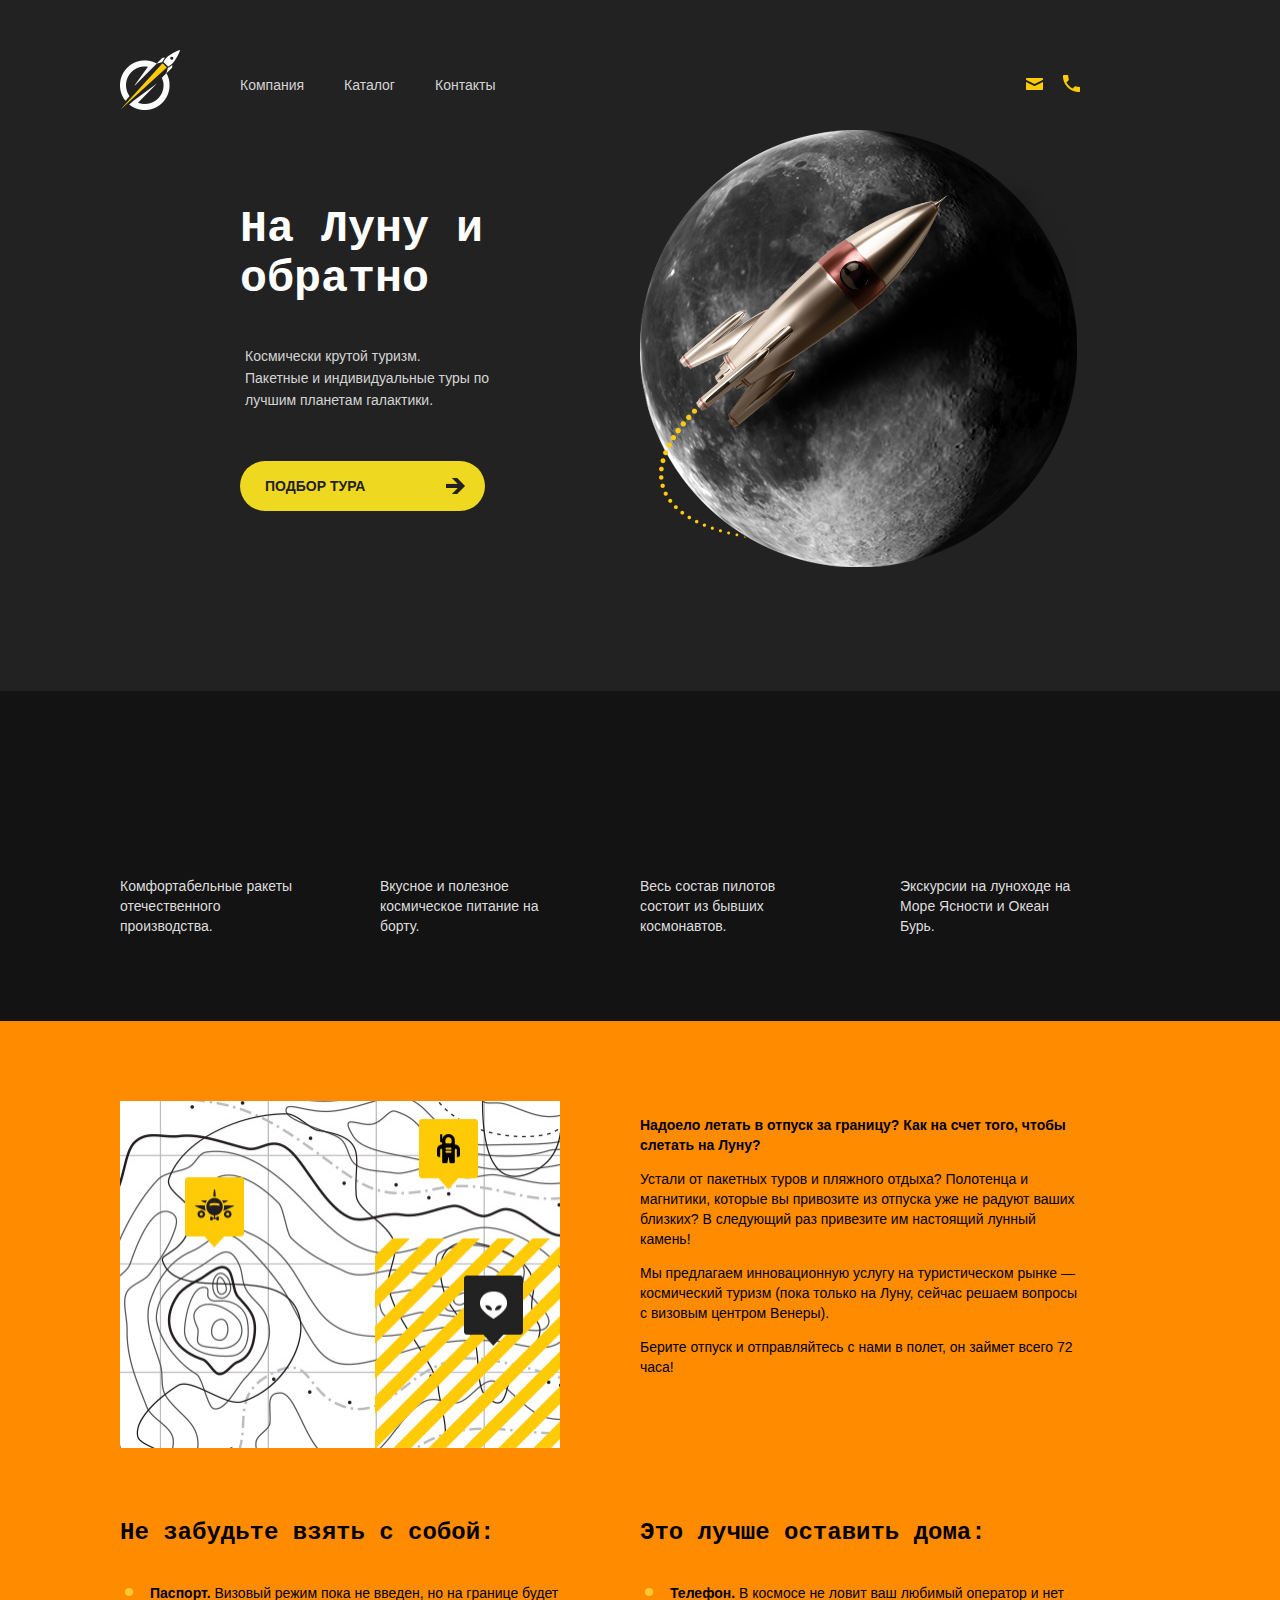
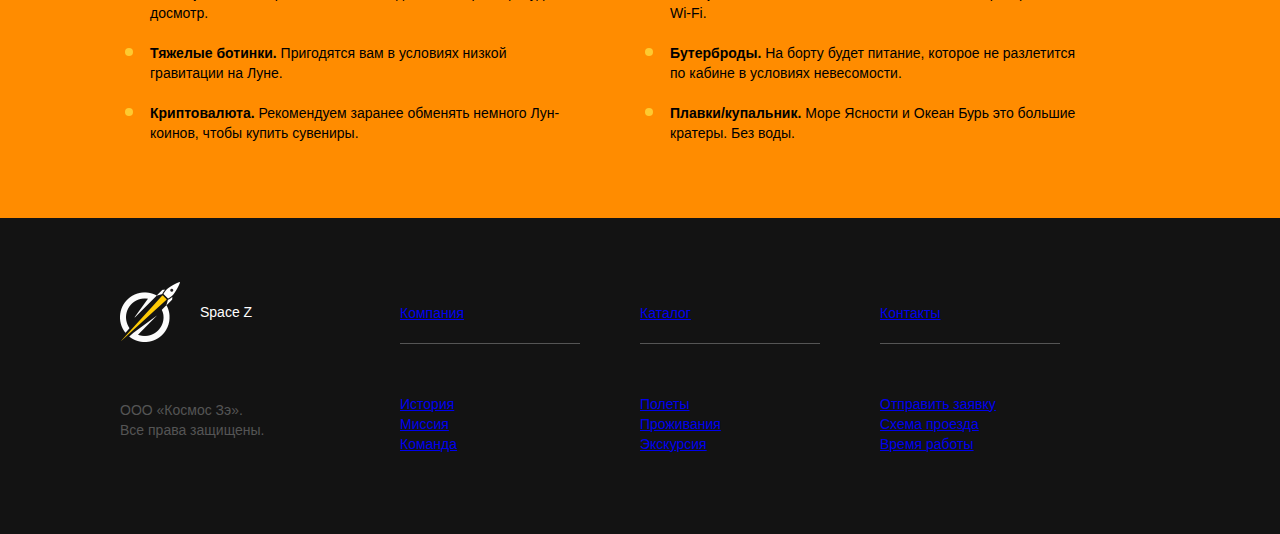
<file: index.html>
<!DOCTYPE html>
<html lang="ru"><head>
    <meta charset="UTF-8">
    <title>Space Z</title>
    <link rel="stylesheet" href="css/style.css">
</head>

<body>
    <header class="site-header">
        <div class="container">
            <nav class="main-nav">
                <a class="logo">
                    <img src="img/logo.png" alt="SpaceZ" width="60" height="60">
                </a>
                <ul class="site-menu">
                    <li><a href="#">Компания</a></li>
                    <li><a href="#">Каталог</a></li>
                    <li><a href="#">Контакты</a></li>
                </ul>
                <ul class="contacts-menu">
                    <li>
                        <a href="#" class="icon icon-mail" title="Написать нам">
                            <span class="visually-hidden">Написать нам</span>
                        </a>
                    </li>
                    <li>
                        <a href="#" class="icon icon-phone" title="Позвонить нам">
                            <span class="visually-hidden">Позвонить нам</span>
                        </a>
                    </li>
                </ul>
            </nav>
            <section class="about-us">
                <h1>На Луну и обратно</h1>
                <p>
                    Космически крутой туризм.<br>
                    Пакетные и индивидуальные туры по лучшим планетам галактики.
                </p>
                <a href="#" class="btn btn-yellow">Подбор тура</a>
            </section>
        </div>
    </header>

    <main>
        <section class="features">
            <div class="container">
                <h2 class="visually-hidden">Наши преимущества</h2>
                <ul class="features-list">
                    <li class="feature-made-in-russia">Комфортабельные ракеты отечественного производства.</li>
                    <li class="feature-food">Вкусное и полезное космическое питание на борту.</li>
                    <li class="feature-pilots">Весь состав пилотов состоит из бывших космонавтов.</li>
                    <li class="feature-moon-rover">Экскурсии на луноходе на Море Ясности и Океан Бурь.</li>
                </ul>
            </div>
        </section>

        <section class="moon-vacation">
            <div class="container columns-container">
                <h2 class="visually-hidden">Отпуск на Луне</h2>
                <div class="left-column">
                    <img src="img/map.jpg" alt="Карта путешествия" width="440" height="347">
                </div>
                <div class="right-column">
                    <p class="lead"><b>Надоело летать в отпуск за границу? Как на счет того, чтобы слетать на Луну?</b></p>
                    <p>Устали от пакетных туров и пляжного отдыха? Полотенца и магнитики, которые вы привозите из отпуска уже не радуют ваших близких? В следующий раз привезите им настоящий лунный камень!</p>
                    <p>Мы предлагаем инновационную услугу на туристическом рынке — космический туризм (пока только на Луну, сейчас решаем вопросы с визовым центром Венеры).</p>
                    <p>Берите отпуск и отправляйтесь с нами в полет, он займет всего 72 часа!</p>
                </div>
            </div>
        </section>

        <section class="recommendations">
            <div class="container columns-container">
                <h2 class="visually-hidden">Рекомендации для космических туристов</h2>
                <div class="left-column">
                    <h3>Не забудьте взять с собой:</h3>
                    <ul class="recommendations-list">
                        <li><strong>Паспорт.</strong> Визовый режим пока не введен, но на границе будет досмотр.</li>
                        <li><strong>Тяжелые ботинки.</strong> Пригодятся вам в условиях низкой гравитации на Луне.</li>
                        <li><strong>Криптовалюта.</strong> Рекомендуем заранее обменять немного Лун-коинов, чтобы купить сувениры.</li>
                    </ul>
                </div>
                <div class="right-column">
                    <h3>Это лучше оставить дома:</h3>
                    <ul class="recommendations-list">
                        <li><strong>Телефон. </strong>В космосе не ловит ваш любимый оператор и нет Wi-Fi.</li>
                        <li><strong>Бутерброды.</strong> На борту будет питание, которое не разлетится по кабине в условиях невесомости.</li>
                        <li><strong>Плавки/купальник.</strong> Море Ясности и Океан Бурь это большие кратеры. Без воды.</li>
                    </ul>
                </div>
            </div>
        </section>


    </main>

    <footer class="site-footer">
        <div class="container footer-columns-container">
            <div class="left-column">
                <p class="logo-container">
                    <a class="logo"><img src="img/logo.png" alt="Логотип SpaceZ" width="60" height="60"></a>
                    <span class="company-title">Space Z</span>
                </p>
                <p class="copyrights">
                    ООО «Космос Зэ».<br>
                    Все права защищены.
                </p>
            </div>
            <div class="right-column">
                <ul class="footer-menu">
                    <li>
                        <a class="footer-submenu-title" href="#">Компания</a>
                        <ul class="footer-submenu">
                            <li><a href="#">История</a></li>
                            <li><a href="#">Миссия</a></li>
                            <li><a href="#">Команда</a></li>
                        </ul>
                    </li>
                    <li>
                        <a class="footer-submenu-title" href="#">Каталог</a>
                        <ul class="footer-submenu">
                            <li><a href="#">Полеты</a></li>
                            <li><a href="#">Проживания</a></li>
                            <li><a href="#">Экскурсия</a></li>
                        </ul>
                    </li>
                    <li>
                        <a class="footer-submenu-title" href="#">Контакты</a>
                        <ul class="footer-submenu">
                            <li><a href="#">Отправить заявку</a></li>
                            <li><a href="#">Схема проезда</a></li>
                            <li><a href="#">Время работы</a></li>
                        </ul>
                    </li>
                </ul>
            </div>
        </div>
    </footer>



</body></html>
</file>
<file: css/style.css>
body {
  margin: 0;
  padding: 0;

  font-size: 14px;
  line-height: 20px;
  font-family: Verdana, sans-serif;
  color: #000000;

  background-color: #FF8C00;
}

.container {
  width: 1040px;
  margin: 0 auto;
  padding: 0;
}

.visually-hidden {
  position: absolute;
  width: 1px;
  height: 1px;
  margin: -1px;
  padding: 0;

  border: 0;
  clip: rect(0 0 0 0);
  overflow: hidden;
}

.site-header {
  color: #ffffff;

  background-color: #222222;
}

.site-header .container {
  min-height: 400px;
  padding-top: 50px;
  padding-bottom: 180px;

  background-image: url("../img/moon-rocket.png");
  background-repeat: no-repeat;
  background-position: 520px 130px;
}

.main-nav {
  display: flex;
  margin-bottom: 95px;
}

.logo {
  width: 60px;
  height: 60px;
  margin-right: 60px;
}

.site-menu {
  display: flex;
  flex-wrap: wrap;
  width: 660px;
  margin: 0;
  margin-top: 25px;
  padding: 0;

  list-style: none;
}

.site-menu a {
  display: block;
  margin-right: 40px;

  font-size: 14px;
  text-decoration: none;
  color: #d4d4d4;
}

.site-menu a:hover {
  color: white;
}

.site-menu a:active {
  color: #ccc;
}

.contacts-menu {
  display: flex;
  flex-wrap: wrap;
  max-width: 180px;
  margin: 0;
  margin-top: 25px;
  margin-left: auto;
  margin-right: 80px;
  padding: 0;

  list-style: none;
}

.contacts-menu li {
  margin-left: 20px;
}

.contacts-menu a:hover {
  opacity: 0.8;
}

.contacts-menu a:active {
  opacity: 0.4;
}

.contacts-menu .icon {
  display: block;
  width: 17px;
  height: 17px;
}

.contacts-menu .icon-mail {
  background-image: url(../img/mail-icon.png);
  background-repeat: no-repeat;
  background-position: 0 50%;
}

.contacts-menu .icon-phone {
  background-image: url(../img/phone-icon.png);
  background-repeat: no-repeat;
  background-position: 0 50%;
}

.about-us {
  width: 300px;
  padding-left: 120px;
}

.about-us h1 {
  margin: 0;
  margin-bottom: 40px;
  padding: 0;

  font-size: 45px;
  line-height: 50px;
  font-family: "Courier New", monospace;
  color: white;
}

.about-us p {
  margin: 0;
  margin-bottom: 50px;
  padding-left: 5px;

  font-size: 14px;
  line-height: 22px;
  color: #d4d4d4;
}

.btn {
  position: relative;

  display: inline-block;
  width: 195px;
  padding: 0 25px;

  font-weight: bold;
  font-size: 14px;
  line-height: 50px;
  text-decoration: none;
  text-transform: uppercase;
  vertical-align: top;
  color: #222222;

  cursor: pointer;
  border: none;
  border-radius: 50px;
}

.btn::after {
  content: "";

  position: absolute;
  right: 20px;
  top: 17px;

  width: 19px;
  height: 16px;

  background-image: url(../img/right-arrow-dark.png);
  background-repeat: no-repeat;
  background-position: 0 0;
}

.btn-yellow {
  background-color: #EED820;
}

.btn-yellow:hover {
  background-color: white;
}

.btn-yellow:active {
  background-color: #FFE82E;
}

.btn-grey {
  width: 215px;

  color: white;

  background-color: #222222;

}

.btn-grey::after {
  background-image: url(../img/right-arrow-white.png);
}

.btn-grey:hover {
  background-color: #676767;
}

.btn-grey:active {
  background-color: #ccc;
}

.features {
  padding: 85px 0;

  background-color: #131313;

  color: #ffffff;
}

.features-list {
  display: flex;
  justify-content: space-between;
  flex-wrap: wrap;

  margin: 0;
  padding: 0;

  list-style: none;
}

.features-list li {
  position: relative;

  width: 180px;
  margin-right: 80px;
  padding-top: 100px;

  font-size: 14px;
  line-height: 20px;
  color: #dddddd;
}

.features-list li::after {
  position: absolute;
  top: 0;
  left: 0;
  width: 60px;
  height: 68px;
}

.feature-made-in-russia::after {
  background-image: url(../img/advantage-icon-1.png);
}

.feature-food::after {
  background-image: url(../img/advantage-icon-2.png);
}

.feature-pilots::after {
  background-image: url(../img/advantage-icon-3.png);
}

.feature-moon-rover::after {
  background-image: url(../img/advantage-icon-4.png);
}

.columns-container {
  display: flex;
}

.columns-container .left-column {
  width: 440px;
  margin-right: 80px;
}

.columns-container .right-column {
  width: 440px;
}

.moon-vacation {
  padding-top: 80px;
  padding-bottom: 45px;
}

.recommendations {
  padding-top: 20px;
  padding-bottom: 55px;
}

.recommendations h3 {
  margin-top: 0;
  margin-bottom: 35px;
  
  font-weight: bold;
  font-size: 24px;
  line-height: 30px;
  font-family: "Courier New", monospace;
}

.recommendations-list {
  margin: 0;
  padding: 0;
  padding-left: 30px;

  list-style: none;
}

.recommendations-list li {
  position: relative;

  margin-bottom: 20px;
}

.recommendations-list li::before {
  content: "";

  position: absolute;
  left: -25px;
  top: 5px;

  width: 8px;
  height: 8px;

  border-radius: 50%;
  background-color: #feca30;
}

.site-footer {
  padding-top: 50px;
  padding-bottom: 80px;

  color: #ffffff;

  background-color: #131313;
}


.footer-columns-container {
  display: flex;
}

.footer-columns-container .left-column {
  display: flex;
  flex-direction: column;
  width: 180px;
  margin-right: 100px;
}

.footer-columns-container .right-column {
  width: 720px;
  padding-top: 35px;
}

.logo-container {
  display: flex;
  align-items: center;
  padding: 0;
}

.logo-container .logo {
  margin-left: 0;
  margin-right: 20px;
}

.logo-container p {
  font-size: 14px;
}

.copyrights {
  margin-top: auto;

  color: #555555;
}

.footer-menu {
  display: flex;

  margin: 0;
  padding: 0;

  list-style: none;
}

.footer-menu > li {
  width: 180px;
  margin-right: 60px;
}

.footer-submenu-title {
  display: block;
  margin-bottom: 50px;
  padding-bottom: 20px;
  border-bottom: 1px solid #555555;
}

.footer-submenu {
  margin: 0;
  padding: 0;

  list-style: none;
}

}

.footer-submenu a {
  text-decoration: none;
  color: #888888;
}

.footer-nav a:hover {
  color: white;
}

.footer-nav a:active {
  color: #ccc;
}
</file>
